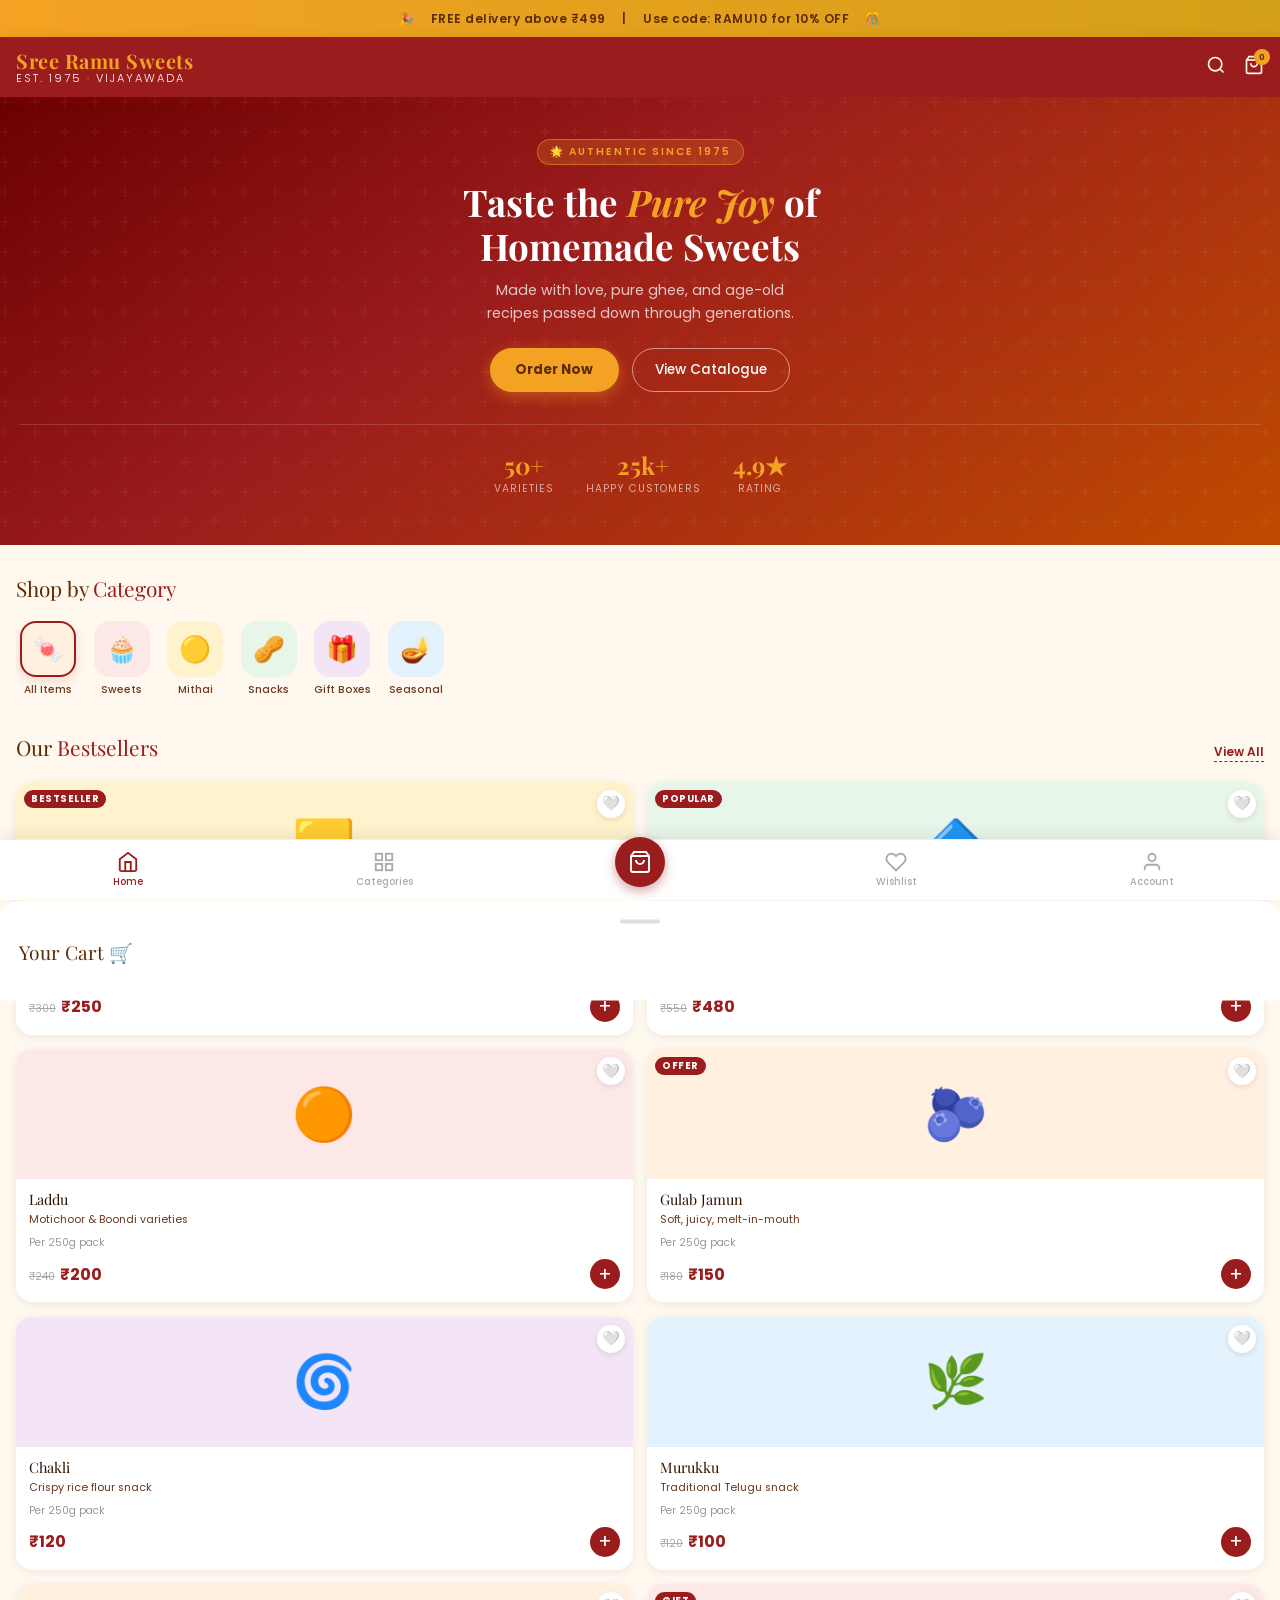
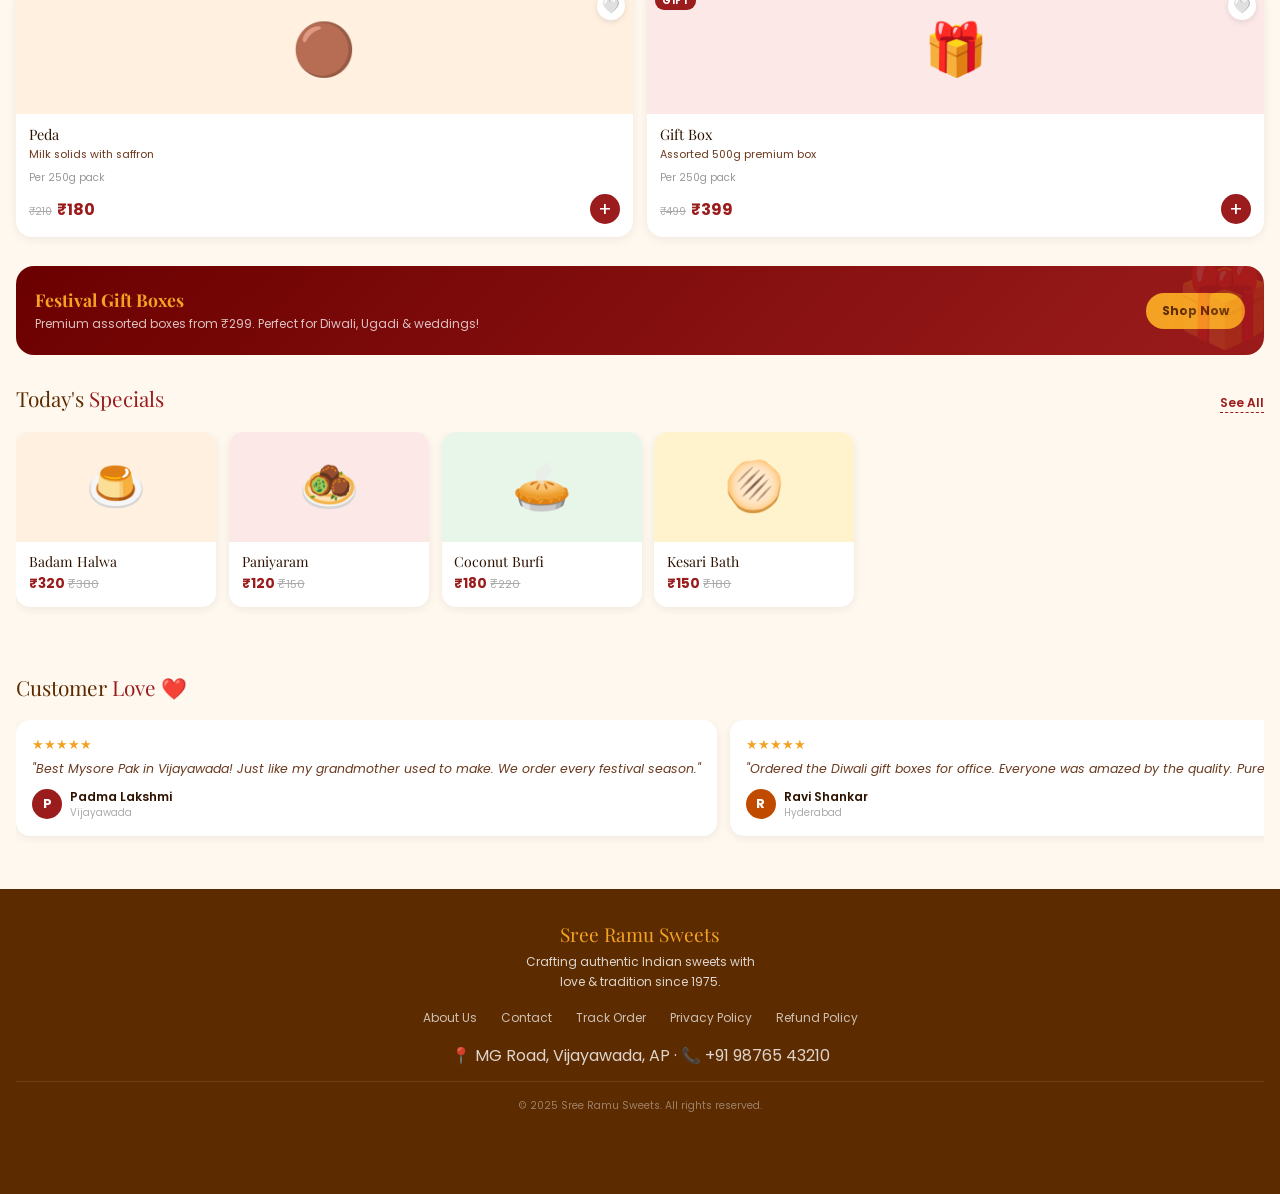
<file: bakery.html>
<!DOCTYPE html>
<html lang="en">
<head>
<meta charset="UTF-8">
<meta name="viewport" content="width=device-width, initial-scale=1.0">
<title>Sree Ramu Sweets</title>
<link href="https://fonts.googleapis.com/css2?family=Playfair+Display:ital,wght@0,400;0,700;1,400&family=Poppins:wght@300;400;500;600&display=swap" rel="stylesheet">
<style>
  :root {
    --saffron: #F4A223;
    --deep-red: #9B1C1C;
    --cream: #FFF8EE;
    --gold: #D4A017;
    --brown: #5C2B00;
    --light-brown: #C47A2B;
    --white: #ffffff;
    --text-dark: #2D1200;
    --text-mid: #6B3A1F;
    --shadow: rgba(155,28,28,0.15);
  }

  * { margin: 0; padding: 0; box-sizing: border-box; }

  html { scroll-behavior: smooth; }

  body {
    font-family: 'Poppins', sans-serif;
    background: var(--cream);
    color: var(--text-dark);
    overflow-x: hidden;
  }

  /* ── NAVBAR ── */
  .navbar {
    position: sticky; top: 0; z-index: 100;
    background: var(--deep-red);
    padding: 0 1rem;
    display: flex; align-items: center; justify-content: space-between;
    height: 60px;
    box-shadow: 0 2px 12px var(--shadow);
  }
  .nav-logo {
    font-family: 'Playfair Display', serif;
    font-size: 1.25rem; font-weight: 700;
    color: var(--saffron);
    letter-spacing: 0.5px;
    line-height: 1.1;
  }
  .nav-logo span { color: var(--white); font-size: 0.7rem; display: block; letter-spacing: 2px; font-family: 'Poppins', sans-serif; font-weight: 300; }
  .nav-icons { display: flex; gap: 1.1rem; align-items: center; }
  .nav-icon-btn {
    background: none; border: none; cursor: pointer;
    color: var(--cream); font-size: 1.3rem; position: relative;
    transition: color 0.2s;
  }
  .nav-icon-btn:hover { color: var(--saffron); }
  .cart-badge {
    position: absolute; top: -6px; right: -6px;
    background: var(--saffron); color: var(--brown);
    font-size: 0.6rem; font-weight: 700;
    border-radius: 50%; width: 16px; height: 16px;
    display: flex; align-items: center; justify-content: center;
  }

  /* ── HERO ── */
  .hero {
    background: linear-gradient(145deg, #6B0000 0%, #9B1C1C 40%, #C04B00 100%);
    padding: 2.5rem 1.2rem 3rem;
    text-align: center;
    position: relative;
    overflow: hidden;
  }
  .hero::before {
    content: '';
    position: absolute; inset: 0;
    background: url("data:image/svg+xml,%3Csvg width='60' height='60' viewBox='0 0 60 60' xmlns='http://www.w3.org/2000/svg'%3E%3Cg fill='none' fill-rule='evenodd'%3E%3Cg fill='%23ffffff' fill-opacity='0.04'%3E%3Cpath d='M36 34v-4h-2v4h-4v2h4v4h2v-4h4v-2h-4zm0-30V0h-2v4h-4v2h4v4h2V6h4V4h-4zM6 34v-4H4v4H0v2h4v4h2v-4h4v-2H6zM6 4V0H4v4H0v2h4v4h2V6h4V4H6z'/%3E%3C/g%3E%3C/g%3E%3C/svg%3E");
    pointer-events: none;
  }
  .hero-tag {
    display: inline-block;
    background: rgba(244,162,35,0.2);
    border: 1px solid rgba(244,162,35,0.5);
    color: var(--saffron);
    font-size: 0.65rem; font-weight: 600; letter-spacing: 2px;
    text-transform: uppercase; padding: 4px 12px;
    border-radius: 20px; margin-bottom: 0.9rem;
  }
  .hero h1 {
    font-family: 'Playfair Display', serif;
    font-size: 2.3rem; line-height: 1.2;
    color: var(--white); margin-bottom: 0.7rem;
  }
  .hero h1 em { color: var(--saffron); font-style: italic; }
  .hero p {
    color: rgba(255,255,255,0.75); font-size: 0.88rem;
    max-width: 320px; margin: 0 auto 1.5rem;
    line-height: 1.6;
  }
  .hero-btns { display: flex; gap: 0.8rem; justify-content: center; flex-wrap: wrap; }
  .btn-primary {
    background: var(--saffron); color: var(--brown);
    font-weight: 700; font-size: 0.85rem; padding: 0.7rem 1.6rem;
    border: none; border-radius: 30px; cursor: pointer;
    font-family: 'Poppins', sans-serif;
    box-shadow: 0 4px 15px rgba(244,162,35,0.4);
    transition: transform 0.2s, box-shadow 0.2s;
  }
  .btn-primary:hover { transform: translateY(-2px); box-shadow: 0 6px 20px rgba(244,162,35,0.5); }
  .btn-outline {
    background: transparent;
    color: var(--white); border: 1.5px solid rgba(255,255,255,0.5);
    font-weight: 500; font-size: 0.85rem; padding: 0.7rem 1.4rem;
    border-radius: 30px; cursor: pointer;
    font-family: 'Poppins', sans-serif;
    transition: background 0.2s, border-color 0.2s;
  }
  .btn-outline:hover { background: rgba(255,255,255,0.1); border-color: white; }

  .hero-stats {
    display: flex; justify-content: center; gap: 2rem;
    margin-top: 2rem; padding-top: 1.5rem;
    border-top: 1px solid rgba(255,255,255,0.15);
  }
  .stat-item { text-align: center; }
  .stat-num { font-family: 'Playfair Display', serif; font-size: 1.5rem; color: var(--saffron); font-weight: 700; }
  .stat-lbl { font-size: 0.65rem; color: rgba(255,255,255,0.6); letter-spacing: 1px; text-transform: uppercase; }

  /* ── SEARCH BAR ── */
  .search-bar {
    padding: 1rem;
    background: var(--white);
    border-bottom: 1px solid rgba(0,0,0,0.06);
    position: sticky; top: 60px; z-index: 90;
  }
  .search-inner {
    display: flex; align-items: center;
    background: var(--cream);
    border: 1.5px solid rgba(155,28,28,0.2);
    border-radius: 30px; padding: 0.5rem 1rem;
    gap: 0.5rem;
  }
  .search-inner input {
    flex: 1; border: none; background: transparent;
    font-family: 'Poppins', sans-serif; font-size: 0.85rem;
    outline: none; color: var(--text-dark);
  }
  .search-inner span { color: var(--text-mid); font-size: 1rem; }

  /* ── OFFER BANNER ── */
  .offer-strip {
    background: linear-gradient(90deg, var(--saffron), var(--gold));
    padding: 0.6rem 1rem;
    text-align: center;
    font-size: 0.75rem; font-weight: 600;
    color: var(--brown);
    letter-spacing: 0.5px;
  }
  .offer-strip span { margin: 0 0.8rem; }

  /* ── SECTION ── */
  .section { padding: 1.8rem 1rem; }
  .section-header {
    display: flex; align-items: baseline; justify-content: space-between;
    margin-bottom: 1.2rem;
  }
  .section-title {
    font-family: 'Playfair Display', serif;
    font-size: 1.3rem; color: var(--brown);
  }
  .section-title span { color: var(--deep-red); }
  .view-all {
    font-size: 0.75rem; color: var(--deep-red); font-weight: 600;
    cursor: pointer; text-decoration: none;
    border-bottom: 1px dashed var(--deep-red);
  }

  /* ── CATEGORY PILLS ── */
  .cat-scroll {
    display: flex; gap: 0.6rem;
    overflow-x: auto; padding-bottom: 0.4rem;
    scrollbar-width: none;
  }
  .cat-scroll::-webkit-scrollbar { display: none; }
  .cat-pill {
    display: flex; flex-direction: column; align-items: center;
    gap: 0.3rem; min-width: 64px; cursor: pointer;
    transition: transform 0.2s;
  }
  .cat-pill:hover { transform: translateY(-3px); }
  .cat-icon {
    width: 56px; height: 56px; border-radius: 16px;
    display: flex; align-items: center; justify-content: center;
    font-size: 1.6rem;
    border: 2px solid transparent;
    transition: border-color 0.2s, box-shadow 0.2s;
  }
  .cat-pill.active .cat-icon, .cat-pill:hover .cat-icon {
    border-color: var(--deep-red);
    box-shadow: 0 4px 12px var(--shadow);
  }
  .cat-pill span { font-size: 0.65rem; color: var(--text-mid); font-weight: 500; text-align: center; }

  /* ── PRODUCT GRID ── */
  .products-grid {
    display: grid;
    grid-template-columns: repeat(2, 1fr);
    gap: 0.9rem;
  }
  .product-card {
    background: var(--white);
    border-radius: 16px;
    overflow: hidden;
    box-shadow: 0 2px 10px rgba(0,0,0,0.07);
    transition: transform 0.2s, box-shadow 0.2s;
    cursor: pointer;
  }
  .product-card:hover { transform: translateY(-3px); box-shadow: 0 6px 20px rgba(155,28,28,0.12); }
  .product-img {
    width: 100%; height: 130px;
    display: flex; align-items: center; justify-content: center;
    font-size: 3.5rem;
    position: relative;
  }
  .product-badge {
    position: absolute; top: 8px; left: 8px;
    background: var(--deep-red); color: white;
    font-size: 0.6rem; font-weight: 700;
    padding: 2px 7px; border-radius: 10px;
    letter-spacing: 0.5px;
  }
  .product-fav {
    position: absolute; top: 8px; right: 8px;
    background: white; border-radius: 50%;
    width: 28px; height: 28px;
    display: flex; align-items: center; justify-content: center;
    font-size: 0.9rem; box-shadow: 0 2px 6px rgba(0,0,0,0.1);
    cursor: pointer; transition: transform 0.2s;
  }
  .product-fav:hover { transform: scale(1.15); }
  .product-info { padding: 0.7rem 0.8rem 0.8rem; }
  .product-name {
    font-family: 'Playfair Display', serif;
    font-size: 0.9rem; color: var(--text-dark);
    margin-bottom: 0.2rem; line-height: 1.3;
  }
  .product-desc { font-size: 0.68rem; color: var(--text-mid); margin-bottom: 0.5rem; line-height: 1.4; }
  .product-weight { font-size: 0.65rem; color: #999; margin-bottom: 0.5rem; }
  .product-footer { display: flex; align-items: center; justify-content: space-between; }
  .product-price { font-size: 1rem; font-weight: 700; color: var(--deep-red); }
  .product-price span { font-size: 0.65rem; color: #aaa; text-decoration: line-through; font-weight: 400; margin-right: 2px; }
  .add-btn {
    background: var(--deep-red); color: white;
    border: none; width: 30px; height: 30px;
    border-radius: 50%; font-size: 1.2rem;
    display: flex; align-items: center; justify-content: center;
    cursor: pointer; transition: background 0.2s, transform 0.15s;
    font-family: 'Poppins', sans-serif;
  }
  .add-btn:hover { background: var(--brown); transform: scale(1.1); }

  /* ── HORIZONTAL SCROLL CARDS ── */
  .h-scroll { display: flex; gap: 0.8rem; overflow-x: auto; padding-bottom: 0.5rem; scrollbar-width: none; }
  .h-scroll::-webkit-scrollbar { display: none; }

  /* ── SPECIAL CARD ── */
  .special-card {
    min-width: 200px; background: white;
    border-radius: 14px; overflow: hidden;
    box-shadow: 0 2px 10px rgba(0,0,0,0.07);
    flex-shrink: 0;
  }
  .special-img { height: 110px; display: flex; align-items: center; justify-content: center; font-size: 3rem; }
  .special-info { padding: 0.6rem 0.8rem 0.8rem; }
  .special-name { font-family: 'Playfair Display', serif; font-size: 0.88rem; color: var(--text-dark); margin-bottom: 0.2rem; }
  .special-price { font-size: 0.85rem; font-weight: 700; color: var(--deep-red); }

  /* ── PROMO BANNER ── */
  .promo-banner {
    margin: 0 1rem;
    border-radius: 18px;
    padding: 1.4rem 1.2rem;
    background: linear-gradient(135deg, #6B0000, #9B1C1C);
    display: flex; align-items: center; justify-content: space-between;
    position: relative; overflow: hidden;
  }
  .promo-banner::after {
    content: '🎁';
    position: absolute; right: -10px; bottom: -10px;
    font-size: 5rem; opacity: 0.15;
  }
  .promo-text h3 { font-family: 'Playfair Display', serif; color: var(--saffron); font-size: 1.1rem; margin-bottom: 0.3rem; }
  .promo-text p { color: rgba(255,255,255,0.75); font-size: 0.75rem; line-height: 1.4; }
  .promo-btn {
    background: var(--saffron); color: var(--brown);
    font-weight: 700; font-size: 0.75rem;
    padding: 0.55rem 1rem; border: none; border-radius: 20px;
    cursor: pointer; white-space: nowrap;
    font-family: 'Poppins', sans-serif;
    flex-shrink: 0; margin-left: 0.8rem;
  }

  /* ── TESTIMONIALS ── */
  .review-card {
    min-width: 230px; background: white;
    border-radius: 14px; padding: 1rem;
    box-shadow: 0 2px 10px rgba(0,0,0,0.07);
    flex-shrink: 0;
  }
  .stars { color: var(--saffron); font-size: 0.8rem; margin-bottom: 0.4rem; }
  .review-text { font-size: 0.78rem; color: var(--text-mid); line-height: 1.5; margin-bottom: 0.6rem; font-style: italic; }
  .reviewer { display: flex; align-items: center; gap: 0.5rem; }
  .reviewer-avatar { width: 30px; height: 30px; border-radius: 50%; display: flex; align-items: center; justify-content: center; font-size: 0.8rem; font-weight: 700; color: white; }
  .reviewer-name { font-size: 0.75rem; font-weight: 600; color: var(--text-dark); }
  .reviewer-loc { font-size: 0.62rem; color: #aaa; }

  /* ── CART DRAWER ── */
  .overlay {
    position: fixed; inset: 0; background: rgba(0,0,0,0.5);
    z-index: 200; display: none;
    animation: fadeIn 0.2s ease;
  }
  .overlay.open { display: block; }
  .cart-drawer {
    position: fixed; bottom: 0; left: 0; right: 0;
    background: white; z-index: 210;
    border-radius: 20px 20px 0 0;
    padding: 1.2rem;
    transform: translateY(100%);
    transition: transform 0.3s ease;
    max-height: 75vh; overflow-y: auto;
  }
  .cart-drawer.open { transform: translateY(0); }
  .drawer-handle { width: 40px; height: 4px; background: #ddd; border-radius: 2px; margin: 0 auto 1rem; }
  .drawer-title { font-family: 'Playfair Display', serif; font-size: 1.2rem; color: var(--brown); margin-bottom: 1rem; }
  .cart-item { display: flex; align-items: center; gap: 0.8rem; padding: 0.7rem 0; border-bottom: 1px solid #f0f0f0; }
  .cart-item-img { font-size: 1.8rem; width: 44px; height: 44px; display: flex; align-items: center; justify-content: center; background: var(--cream); border-radius: 10px; }
  .cart-item-info { flex: 1; }
  .cart-item-name { font-size: 0.85rem; font-weight: 600; color: var(--text-dark); }
  .cart-item-price { font-size: 0.8rem; color: var(--deep-red); font-weight: 700; }
  .qty-ctrl { display: flex; align-items: center; gap: 0.5rem; }
  .qty-btn { background: var(--cream); border: 1px solid #ddd; width: 26px; height: 26px; border-radius: 50%; cursor: pointer; font-size: 1rem; display: flex; align-items: center; justify-content: center; }
  .qty-val { font-size: 0.85rem; font-weight: 600; min-width: 16px; text-align: center; }
  .cart-total { padding: 1rem 0 0; }
  .total-row { display: flex; justify-content: space-between; font-size: 0.8rem; color: var(--text-mid); margin-bottom: 0.4rem; }
  .total-row.grand { font-size: 1rem; font-weight: 700; color: var(--text-dark); border-top: 1px solid #eee; padding-top: 0.6rem; margin-top: 0.4rem; }
  .checkout-btn {
    width: 100%; background: var(--deep-red); color: white;
    border: none; padding: 0.95rem; border-radius: 14px;
    font-size: 0.95rem; font-weight: 700;
    cursor: pointer; margin-top: 1rem;
    font-family: 'Poppins', sans-serif;
    transition: background 0.2s;
  }
  .checkout-btn:hover { background: var(--brown); }
  .empty-cart { text-align: center; padding: 2rem; color: var(--text-mid); }
  .empty-cart div { font-size: 3rem; margin-bottom: 0.5rem; }

  /* ── BOTTOM NAV ── */
  .bottom-nav {
    position: fixed; bottom: 0; left: 0; right: 0;
    background: white; z-index: 150;
    display: flex; align-items: center;
    border-top: 1px solid #eee;
    box-shadow: 0 -4px 15px rgba(0,0,0,0.07);
    padding: 0.3rem 0 calc(0.3rem + env(safe-area-inset-bottom));
  }
  .nav-item {
    flex: 1; display: flex; flex-direction: column;
    align-items: center; gap: 2px;
    padding: 0.4rem 0; cursor: pointer;
    transition: color 0.2s;
    color: #aaa; font-size: 0.6rem; font-weight: 500;
  }
  .nav-item.active { color: var(--deep-red); }
  .nav-item svg { width: 22px; height: 22px; }
  .nav-item.cart-nav { color: white; }
  .cart-nav-inner {
    background: var(--deep-red);
    width: 50px; height: 50px; border-radius: 50%;
    display: flex; align-items: center; justify-content: center;
    box-shadow: 0 4px 12px rgba(155,28,28,0.4);
    margin-top: -16px;
  }
  .cart-nav-inner svg { width: 24px; height: 24px; }

  /* ── TOAST ── */
  .toast {
    position: fixed; bottom: 80px; left: 50%; transform: translateX(-50%);
    background: var(--brown); color: white;
    padding: 0.6rem 1.2rem; border-radius: 20px;
    font-size: 0.8rem; font-weight: 500; z-index: 300;
    opacity: 0; transition: opacity 0.3s;
    white-space: nowrap;
  }
  .toast.show { opacity: 1; }

  /* ── FOOTER ── */
  .footer {
    background: var(--brown); color: rgba(255,255,255,0.8);
    padding: 2rem 1rem 5rem; text-align: center;
    margin-top: 1rem;
  }
  .footer-logo { font-family: 'Playfair Display', serif; color: var(--saffron); font-size: 1.2rem; margin-bottom: 0.3rem; }
  .footer p { font-size: 0.75rem; line-height: 1.7; margin-bottom: 1rem; }
  .footer-links { display: flex; justify-content: center; flex-wrap: wrap; gap: 0.5rem 1.5rem; margin-bottom: 1rem; }
  .footer-links a { color: rgba(255,255,255,0.7); font-size: 0.75rem; text-decoration: none; }
  .footer-bottom { font-size: 0.65rem; color: rgba(255,255,255,0.4); border-top: 1px solid rgba(255,255,255,0.1); padding-top: 1rem; }

  @keyframes fadeIn { from { opacity: 0; } to { opacity: 1; } }
  @keyframes slideUp { from { transform: translateY(20px); opacity: 0; } to { transform: translateY(0); opacity: 1; } }
  .hero > * { animation: slideUp 0.5s ease both; }
  .hero-tag { animation-delay: 0.1s; }
  .hero h1 { animation-delay: 0.2s; }
  .hero p { animation-delay: 0.3s; }
  .hero-btns { animation-delay: 0.4s; }
  .hero-stats { animation-delay: 0.5s; }
</style>
</head>
<body>

<!-- OFFER STRIP -->
<div class="offer-strip">🎉 <span>FREE delivery above ₹499</span> | <span>Use code: RAMU10 for 10% OFF</span> 🎊</div>

<!-- NAVBAR -->
<nav class="navbar">
  <div class="nav-logo">
    Sree Ramu Sweets
    <span>EST. 1975 · VIJAYAWADA</span>
  </div>
  <div class="nav-icons">
    <button class="nav-icon-btn" onclick="toggleSearch()">
      <svg width="20" height="20" viewBox="0 0 24 24" fill="none" stroke="currentColor" stroke-width="2"><circle cx="11" cy="11" r="8"/><path d="m21 21-4.35-4.35"/></svg>
    </button>
    <button class="nav-icon-btn" onclick="openCart()">
      <svg width="20" height="20" viewBox="0 0 24 24" fill="none" stroke="currentColor" stroke-width="2"><path d="M6 2 3 6v14a2 2 0 0 0 2 2h14a2 2 0 0 0 2-2V6l-3-4z"/><line x1="3" y1="6" x2="21" y2="6"/><path d="M16 10a4 4 0 0 1-8 0"/></svg>
      <span class="cart-badge" id="cartCount">0</span>
    </button>
  </div>
</nav>

<!-- SEARCH -->
<div class="search-bar" id="searchBar" style="display:none">
  <div class="search-inner">
    <span>🔍</span>
    <input type="text" placeholder="Search sweets, snacks, gifts…" id="searchInput">
  </div>
</div>

<!-- HERO -->
<section class="hero">
  <div class="hero-tag">🌟 Authentic Since 1975</div>
  <h1>Taste the <em>Pure Joy</em> of<br>Homemade Sweets</h1>
  <p>Made with love, pure ghee, and age-old recipes passed down through generations.</p>
  <div class="hero-btns">
    <button class="btn-primary" onclick="scrollToProducts()">Order Now</button>
    <button class="btn-outline">View Catalogue</button>
  </div>
  <div class="hero-stats">
    <div class="stat-item">
      <div class="stat-num">50+</div>
      <div class="stat-lbl">Varieties</div>
    </div>
    <div class="stat-item">
      <div class="stat-num">25k+</div>
      <div class="stat-lbl">Happy Customers</div>
    </div>
    <div class="stat-item">
      <div class="stat-num">4.9★</div>
      <div class="stat-lbl">Rating</div>
    </div>
  </div>
</section>

<!-- CATEGORIES -->
<section class="section">
  <div class="section-header">
    <div class="section-title">Shop by <span>Category</span></div>
  </div>
  <div class="cat-scroll">
    <div class="cat-pill active" onclick="filterCategory('all')">
      <div class="cat-icon" style="background:#FFF0E0;">🍬</div>
      <span>All Items</span>
    </div>
    <div class="cat-pill" onclick="filterCategory('sweets')">
      <div class="cat-icon" style="background:#FDE8E8;">🧁</div>
      <span>Sweets</span>
    </div>
    <div class="cat-pill" onclick="filterCategory('mithai')">
      <div class="cat-icon" style="background:#FFF3CD;">🟡</div>
      <span>Mithai</span>
    </div>
    <div class="cat-pill" onclick="filterCategory('snacks')">
      <div class="cat-icon" style="background:#E8F5E9;">🥜</div>
      <span>Snacks</span>
    </div>
    <div class="cat-pill" onclick="filterCategory('gifts')">
      <div class="cat-icon" style="background:#F3E5F5;">🎁</div>
      <span>Gift Boxes</span>
    </div>
    <div class="cat-pill" onclick="filterCategory('seasonal')">
      <div class="cat-icon" style="background:#E3F2FD;">🪔</div>
      <span>Seasonal</span>
    </div>
  </div>
</section>

<!-- PRODUCTS GRID -->
<section class="section" id="products" style="padding-top:0">
  <div class="section-header">
    <div class="section-title">Our <span>Bestsellers</span></div>
    <a class="view-all">View All</a>
  </div>
  <div class="products-grid" id="productsGrid">
    <!-- rendered by JS -->
  </div>
</section>

<!-- PROMO BANNER -->
<div class="promo-banner">
  <div class="promo-text">
    <h3>Festival Gift Boxes</h3>
    <p>Premium assorted boxes from ₹299. Perfect for Diwali, Ugadi & weddings!</p>
  </div>
  <button class="promo-btn" onclick="showToast('🎁 Added to cart!')">Shop Now</button>
</div>

<!-- TODAY'S SPECIALS -->
<section class="section">
  <div class="section-header">
    <div class="section-title">Today's <span>Specials</span></div>
    <a class="view-all">See All</a>
  </div>
  <div class="h-scroll">
    <div class="special-card">
      <div class="special-img" style="background:#FFF0E0;">🍮</div>
      <div class="special-info">
        <div class="special-name">Badam Halwa</div>
        <div class="special-price">₹320 <small style="color:#aaa;text-decoration:line-through;font-weight:400">₹380</small></div>
      </div>
    </div>
    <div class="special-card">
      <div class="special-img" style="background:#FDE8E8;">🧆</div>
      <div class="special-info">
        <div class="special-name">Paniyaram</div>
        <div class="special-price">₹120 <small style="color:#aaa;text-decoration:line-through;font-weight:400">₹150</small></div>
      </div>
    </div>
    <div class="special-card">
      <div class="special-img" style="background:#E8F5E9;">🥧</div>
      <div class="special-info">
        <div class="special-name">Coconut Burfi</div>
        <div class="special-price">₹180 <small style="color:#aaa;text-decoration:line-through;font-weight:400">₹220</small></div>
      </div>
    </div>
    <div class="special-card">
      <div class="special-img" style="background:#FFF3CD;">🫓</div>
      <div class="special-info">
        <div class="special-name">Kesari Bath</div>
        <div class="special-price">₹150 <small style="color:#aaa;text-decoration:line-through;font-weight:400">₹180</small></div>
      </div>
    </div>
  </div>
</section>

<!-- REVIEWS -->
<section class="section">
  <div class="section-header">
    <div class="section-title">Customer <span>Love</span> ❤️</div>
  </div>
  <div class="h-scroll">
    <div class="review-card">
      <div class="stars">★★★★★</div>
      <div class="review-text">"Best Mysore Pak in Vijayawada! Just like my grandmother used to make. We order every festival season."</div>
      <div class="reviewer">
        <div class="reviewer-avatar" style="background:#9B1C1C;">P</div>
        <div>
          <div class="reviewer-name">Padma Lakshmi</div>
          <div class="reviewer-loc">Vijayawada</div>
        </div>
      </div>
    </div>
    <div class="review-card">
      <div class="stars">★★★★★</div>
      <div class="review-text">"Ordered the Diwali gift boxes for office. Everyone was amazed by the quality. Pure ghee taste!"</div>
      <div class="reviewer">
        <div class="reviewer-avatar" style="background:#C04B00;">R</div>
        <div>
          <div class="reviewer-name">Ravi Shankar</div>
          <div class="reviewer-loc">Hyderabad</div>
        </div>
      </div>
    </div>
    <div class="review-card">
      <div class="stars">★★★★★</div>
      <div class="review-text">"The delivery was fast and fresh. Kaju Katli was perfectly made. Will definitely order again!"</div>
      <div class="reviewer">
        <div class="reviewer-avatar" style="background:#5C2B00;">S</div>
        <div>
          <div class="reviewer-name">Sravanthi G</div>
          <div class="reviewer-loc">Guntur</div>
        </div>
      </div>
    </div>
  </div>
</section>

<!-- FOOTER -->
<footer class="footer">
  <div class="footer-logo">Sree Ramu Sweets</div>
  <p>Crafting authentic Indian sweets with<br>love & tradition since 1975.</p>
  <div class="footer-links">
    <a href="#">About Us</a>
    <a href="#">Contact</a>
    <a href="#">Track Order</a>
    <a href="#">Privacy Policy</a>
    <a href="#">Refund Policy</a>
  </div>
  <div>📍 MG Road, Vijayawada, AP · 📞 +91 98765 43210</div>
  <div class="footer-bottom" style="margin-top:0.8rem">© 2025 Sree Ramu Sweets. All rights reserved.</div>
</footer>

<!-- CART DRAWER -->
<div class="overlay" id="overlay" onclick="closeCart()"></div>
<div class="cart-drawer" id="cartDrawer">
  <div class="drawer-handle"></div>
  <div class="drawer-title">Your Cart 🛒</div>
  <div id="cartItems"></div>
  <div id="cartTotal"></div>
</div>

<!-- TOAST -->
<div class="toast" id="toast"></div>

<!-- BOTTOM NAV -->
<nav class="bottom-nav">
  <div class="nav-item active">
    <svg viewBox="0 0 24 24" fill="none" stroke="currentColor" stroke-width="2"><path d="m3 9 9-7 9 7v11a2 2 0 0 1-2 2H5a2 2 0 0 1-2-2z"/><polyline points="9,22 9,12 15,12 15,22"/></svg>
    Home
  </div>
  <div class="nav-item">
    <svg viewBox="0 0 24 24" fill="none" stroke="currentColor" stroke-width="2"><rect x="3" y="3" width="7" height="7"/><rect x="14" y="3" width="7" height="7"/><rect x="14" y="14" width="7" height="7"/><rect x="3" y="14" width="7" height="7"/></svg>
    Categories
  </div>
  <div class="nav-item cart-nav" onclick="openCart()">
    <div class="cart-nav-inner">
      <svg viewBox="0 0 24 24" fill="none" stroke="white" stroke-width="2"><path d="M6 2 3 6v14a2 2 0 0 0 2 2h14a2 2 0 0 0 2-2V6l-3-4z"/><line x1="3" y1="6" x2="21" y2="6"/><path d="M16 10a4 4 0 0 1-8 0"/></svg>
    </div>
  </div>
  <div class="nav-item">
    <svg viewBox="0 0 24 24" fill="none" stroke="currentColor" stroke-width="2"><path d="M20.84 4.61a5.5 5.5 0 0 0-7.78 0L12 5.67l-1.06-1.06a5.5 5.5 0 0 0-7.78 7.78l1.06 1.06L12 21.23l7.78-7.78 1.06-1.06a5.5 5.5 0 0 0 0-7.78z"/></svg>
    Wishlist
  </div>
  <div class="nav-item">
    <svg viewBox="0 0 24 24" fill="none" stroke="currentColor" stroke-width="2"><path d="M20 21v-2a4 4 0 0 0-4-4H8a4 4 0 0 0-4 4v2"/><circle cx="12" cy="7" r="4"/></svg>
    Account
  </div>
</nav>

<script>
const products = [
  { id:1, name:"Mysore Pak", desc:"Pure ghee, besan & sugar magic", price:250, oldPrice:300, emoji:"🟨", bg:"#FFF3CD", badge:"BESTSELLER", cat:"sweets" },
  { id:2, name:"Kaju Katli", desc:"Premium cashew diamond cuts", price:480, oldPrice:550, emoji:"🔷", bg:"#E8F5E9", badge:"POPULAR", cat:"mithai" },
  { id:3, name:"Laddu", desc:"Motichoor & Boondi varieties", price:200, oldPrice:240, emoji:"🟠", bg:"#FDE8E8", badge:null, cat:"sweets" },
  { id:4, name:"Gulab Jamun", desc:"Soft, juicy, melt-in-mouth", price:150, oldPrice:180, emoji:"🫐", bg:"#FFF0E0", badge:"OFFER", cat:"sweets" },
  { id:5, name:"Chakli", desc:"Crispy rice flour snack", price:120, oldPrice:null, emoji:"🌀", bg:"#F3E5F5", badge:null, cat:"snacks" },
  { id:6, name:"Murukku", desc:"Traditional Telugu snack", price:100, oldPrice:120, emoji:"🌿", bg:"#E3F2FD", badge:null, cat:"snacks" },
  { id:7, name:"Peda", desc:"Milk solids with saffron", price:180, oldPrice:210, emoji:"🟤", bg:"#FFF0E0", badge:null, cat:"mithai" },
  { id:8, name:"Gift Box", desc:"Assorted 500g premium box", price:399, oldPrice:499, emoji:"🎁", bg:"#FDE8E8", badge:"GIFT", cat:"gifts" },
];

let cart = {};
let searchVisible = false;

function renderProducts(list = products) {
  const grid = document.getElementById('productsGrid');
  grid.innerHTML = list.map(p => `
    <div class="product-card">
      <div class="product-img" style="background:${p.bg}">
        <span style="font-size:3.2rem">${p.emoji}</span>
        ${p.badge ? `<div class="product-badge">${p.badge}</div>` : ''}
        <div class="product-fav">🤍</div>
      </div>
      <div class="product-info">
        <div class="product-name">${p.name}</div>
        <div class="product-desc">${p.desc}</div>
        <div class="product-weight">Per 250g pack</div>
        <div class="product-footer">
          <div class="product-price">
            ${p.oldPrice ? `<span>₹${p.oldPrice}</span>` : ''}
            ₹${p.price}
          </div>
          <button class="add-btn" onclick="addToCart(${p.id})">+</button>
        </div>
      </div>
    </div>
  `).join('');
}

function addToCart(id) {
  const p = products.find(x => x.id === id);
  if (!cart[id]) cart[id] = { ...p, qty: 0 };
  cart[id].qty++;
  updateCartBadge();
  showToast(`${p.emoji} ${p.name} added to cart!`);
}

function updateCartBadge() {
  const total = Object.values(cart).reduce((s, i) => s + i.qty, 0);
  document.getElementById('cartCount').textContent = total;
}

function openCart() {
  const items = Object.values(cart);
  const cartItemsEl = document.getElementById('cartItems');
  const cartTotalEl = document.getElementById('cartTotal');

  if (items.length === 0) {
    cartItemsEl.innerHTML = `<div class="empty-cart"><div>🛒</div><p>Your cart is empty!<br><small>Add some delicious sweets 😋</small></p></div>`;
    cartTotalEl.innerHTML = '';
  } else {
    cartItemsEl.innerHTML = items.map(item => `
      <div class="cart-item">
        <div class="cart-item-img">${item.emoji}</div>
        <div class="cart-item-info">
          <div class="cart-item-name">${item.name}</div>
          <div class="cart-item-price">₹${item.price * item.qty}</div>
        </div>
        <div class="qty-ctrl">
          <button class="qty-btn" onclick="changeQty(${item.id},-1)">−</button>
          <span class="qty-val">${item.qty}</span>
          <button class="qty-btn" onclick="changeQty(${item.id},1)">+</button>
        </div>
      </div>
    `).join('');

    const subtotal = items.reduce((s,i) => s + i.price*i.qty, 0);
    const delivery = subtotal >= 499 ? 0 : 40;
    cartTotalEl.innerHTML = `
      <div class="cart-total">
        <div class="total-row"><span>Subtotal</span><span>₹${subtotal}</span></div>
        <div class="total-row"><span>Delivery</span><span>${delivery === 0 ? '<span style="color:green">FREE</span>' : '₹' + delivery}</span></div>
        <div class="total-row grand"><span>Total</span><span>₹${subtotal + delivery}</span></div>
        <button class="checkout-btn" onclick="showToast('🎉 Order placed! Thank you!')">Proceed to Checkout</button>
      </div>
    `;
  }

  document.getElementById('overlay').classList.add('open');
  document.getElementById('cartDrawer').classList.add('open');
}

function changeQty(id, delta) {
  if (!cart[id]) return;
  cart[id].qty += delta;
  if (cart[id].qty <= 0) delete cart[id];
  updateCartBadge();
  openCart();
}

function closeCart() {
  document.getElementById('overlay').classList.remove('open');
  document.getElementById('cartDrawer').classList.remove('open');
}

function toggleSearch() {
  searchVisible = !searchVisible;
  document.getElementById('searchBar').style.display = searchVisible ? 'block' : 'none';
  if (searchVisible) document.getElementById('searchInput').focus();
}

document.getElementById('searchInput').addEventListener('input', function() {
  const q = this.value.toLowerCase();
  const filtered = q ? products.filter(p => p.name.toLowerCase().includes(q) || p.desc.toLowerCase().includes(q)) : products;
  renderProducts(filtered);
  document.getElementById('products').scrollIntoView({ behavior: 'smooth' });
});

function filterCategory(cat) {
  document.querySelectorAll('.cat-pill').forEach(el => el.classList.remove('active'));
  event.currentTarget.classList.add('active');
  const filtered = cat === 'all' ? products : products.filter(p => p.cat === cat);
  renderProducts(filtered);
  document.getElementById('products').scrollIntoView({ behavior: 'smooth', block: 'start' });
}

function scrollToProducts() {
  document.getElementById('products').scrollIntoView({ behavior: 'smooth' });
}

let toastTimeout;
function showToast(msg) {
  const t = document.getElementById('toast');
  t.textContent = msg;
  t.classList.add('show');
  clearTimeout(toastTimeout);
  toastTimeout = setTimeout(() => t.classList.remove('show'), 2500);
}

renderProducts();
</script>
</body>
</html>
</file>
